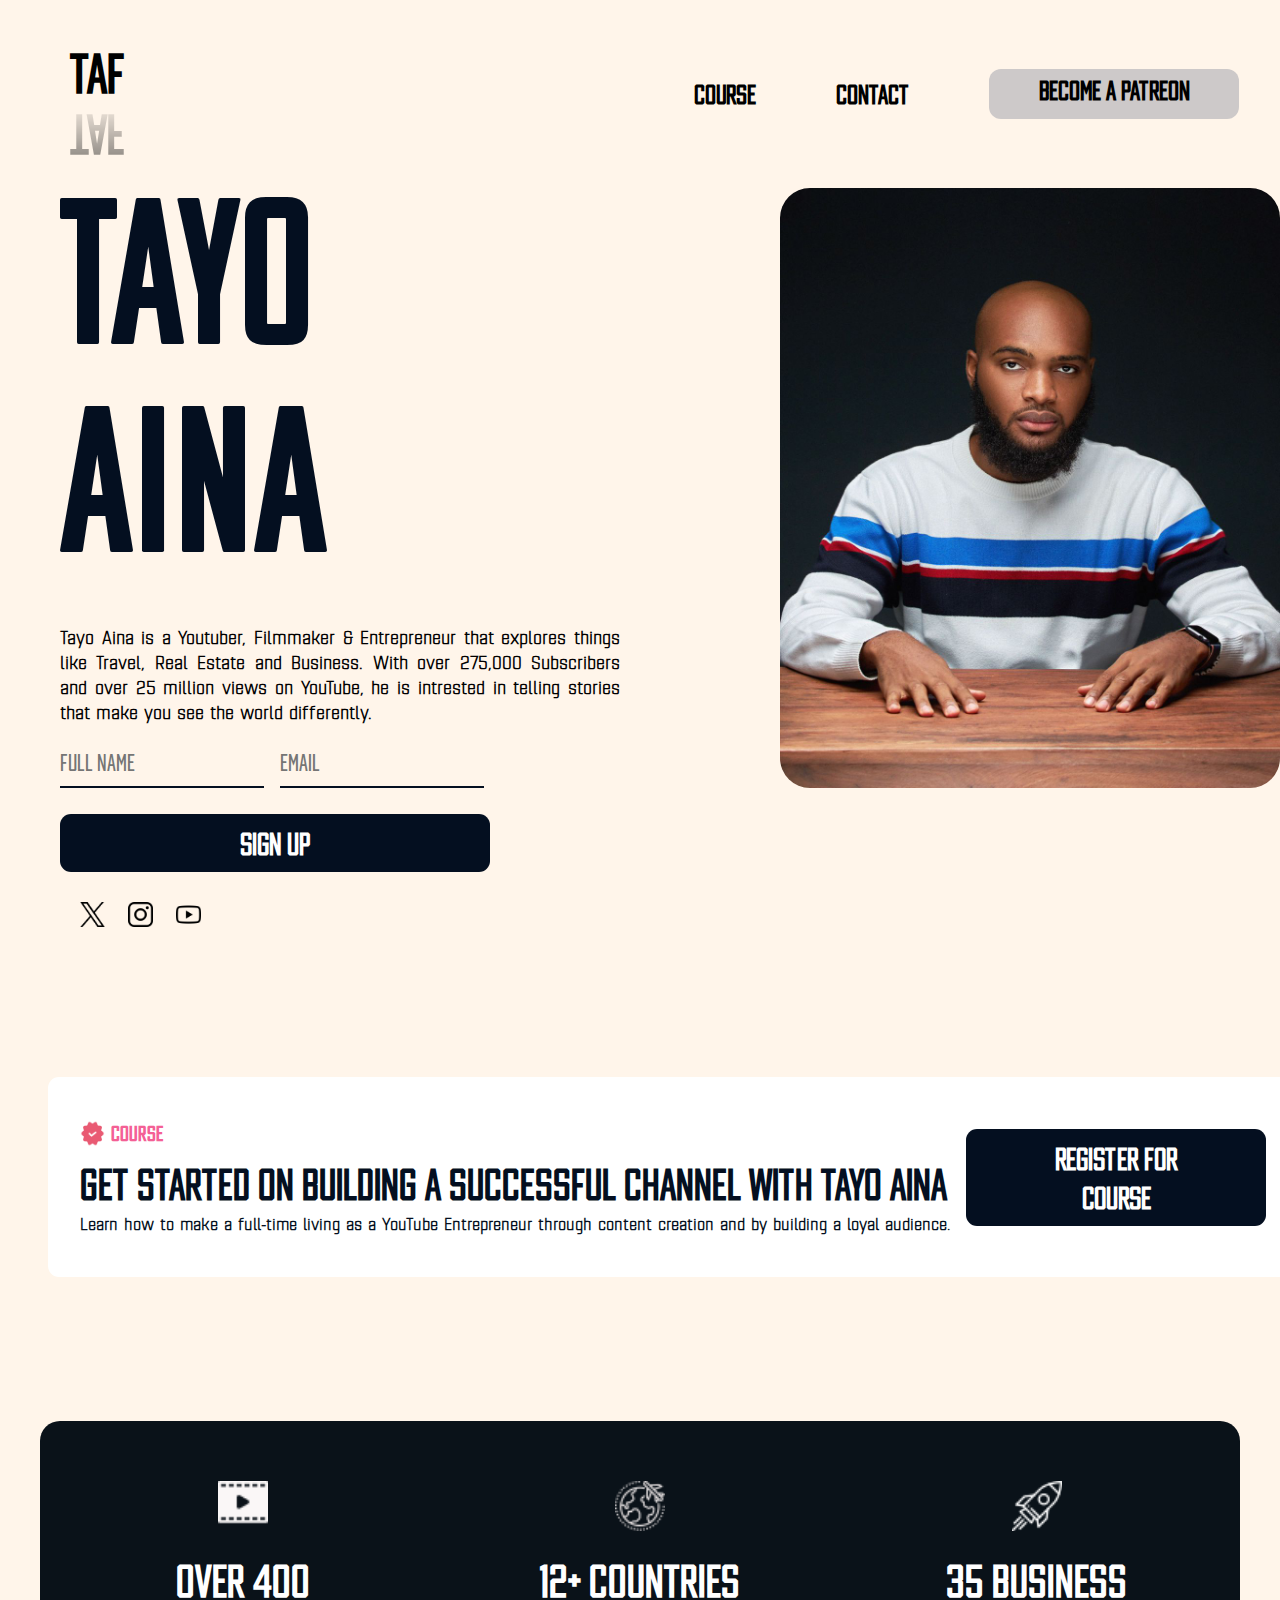
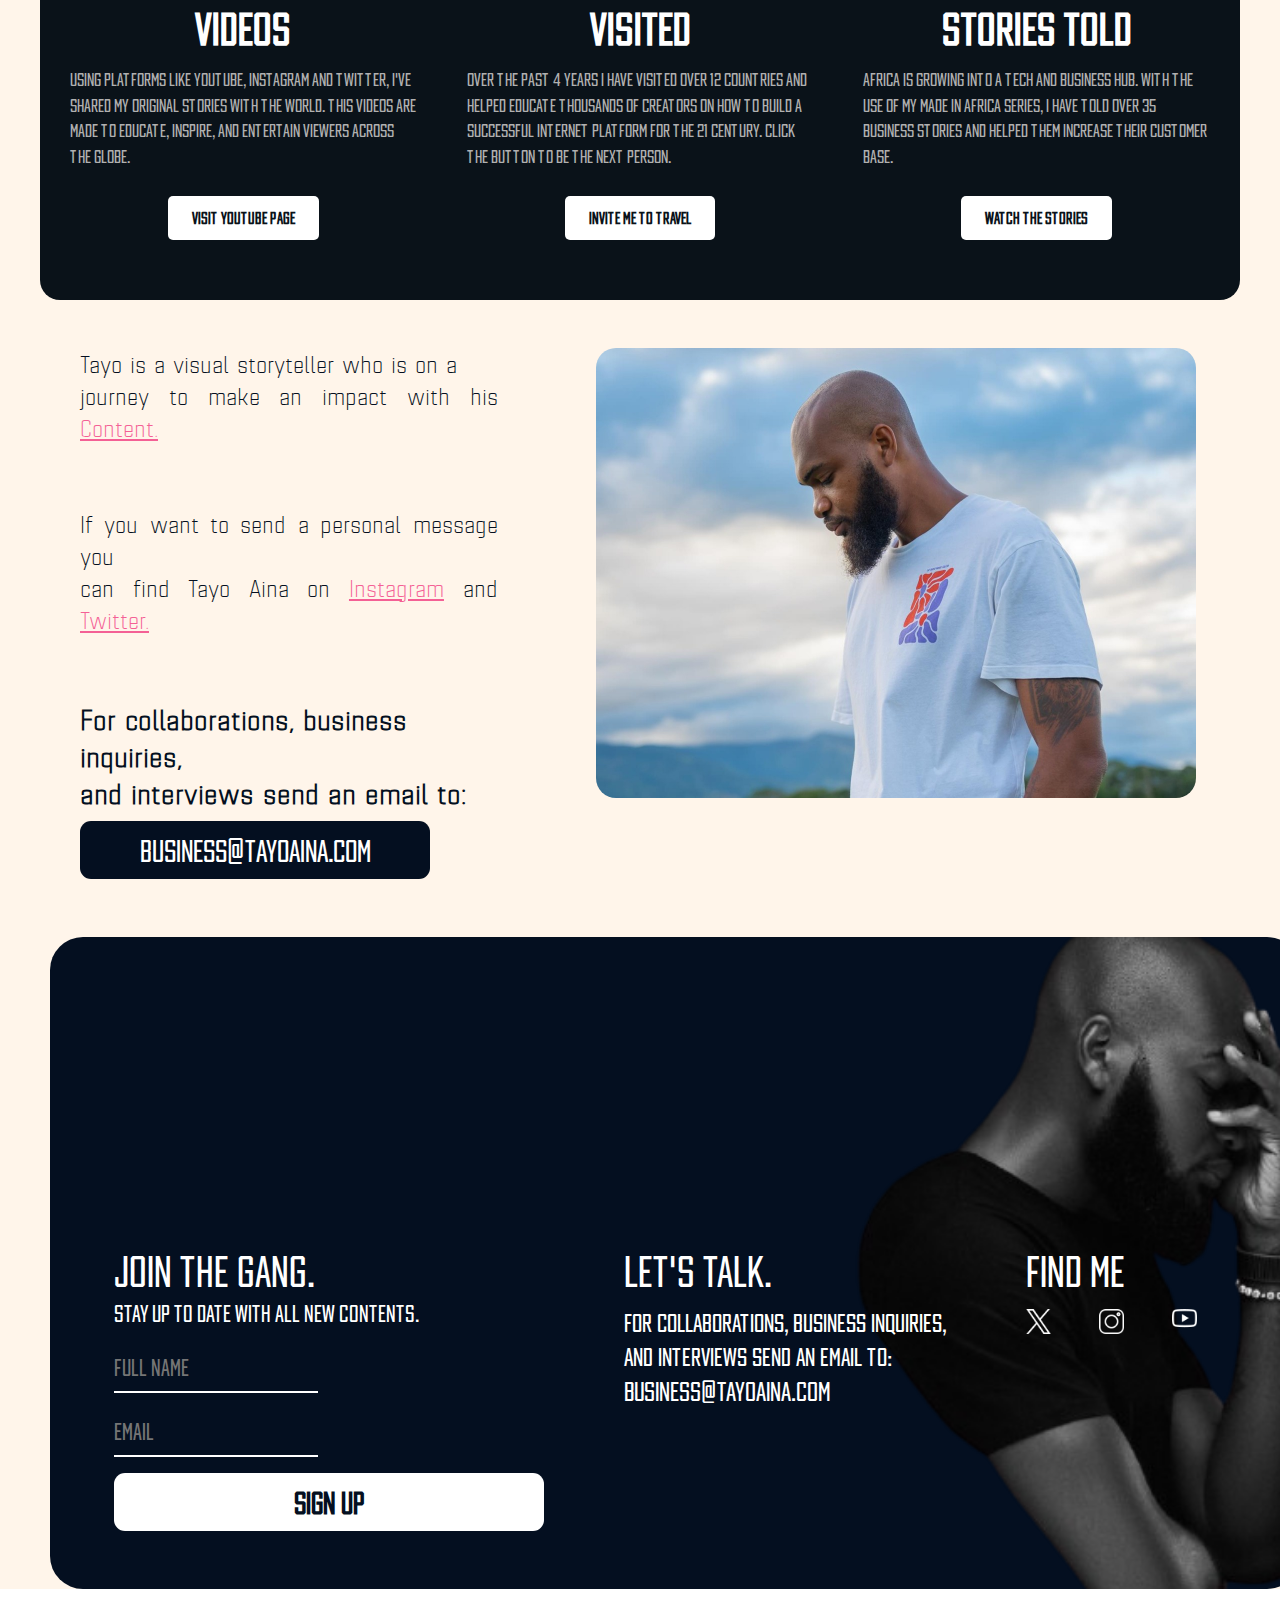
<file: index.html>
<!DOCTYPE html>
<html lang="en">
    <head>
        <meta charset="UTF-8">
        <meta name="viewport" content="width=device-width, initial-scale=1.0">
        <link rel="stylesheet" href="style.css">
        <title>Tayo Aina</title>
    </head>
    <body> 
     <div id="container">
         <div class="header">
                <div class="container">
                    <div class="original">TAF</div>
                    <div class="shadow">TAF</div>
                </div>
                <div class="navigation-links">
                    <a href="course.html">COURSE</a>
                    <a href="https://www.mail.com/">CONTACT</a>
                    <a href="patreon.html" class="becomePatreon">BECOME A PATREON</a>
                </div>
         </div>
         <div class="main-content">
            <div class="about-content">
                <h1 class="admin-name">TAYO <br>AINA</h1>
                <h3 class="about">Tayo Aina is a Youtuber, Filmmaker & Entrepreneur that explores things like Travel, Real Estate and Business. With over 275,000 Subscribers and over 25 million views on YouTube, he is intrested in telling stories that make you see the world differently.</h3>
                <div class="input">
                    <input type="text" name="fullName" placeholder="Full Name" required>
                    <input type="text" name="email" placeholder="Email" required>
                </div> 
                <a href="https://youtu.be/YIfH6JEwxVw?si=0N7Sm4o4x33Cgp24">   
                    <button >Sign Up</button> 
                    </a>   
                    <div class="socials">
                       <a href="https://x.com/tayoainafilms?s=11"> 
                        <img src="./Assets/twitter (1).png" width="25px" height="25px" class="socials-1"/>
                        </a>
                        <a href="https://www.instagram.com/tayoainafilms/">
                        <img src="./Assets/instagram (1).png" width="25px" height="25px" class="socials-2"/>
                        </a>
                        <a href="https://www.youtube.com/channel/UC8p_y3iHPe-n3zRfXK2czWA">
                        <img src="./Assets/youtube (2).png" width="25px" height="25px" class="socials-3"/>
                        </a>
                    </div>
            </div>
             <div class="about-img">
                <img src="./Assets/0219ed74-f671-4ec2-863d-a52a116768fd.jpeg" class="image"/>
             </div>
         </div>
         <div class="course">
           <div class="courseBox"> 
               <div class="courseBadge">
                    <img src="./Assets/verified.png"/>
                    <h3>Course</h3>
                </div>
                <h1>GET STARTED ON BUILDING A SUCCESSFUL CHANNEL WITH TAYO AINA</h1>
                <h3>Learn how to make a full-time living as a YouTube Entrepreneur through content creation and by building a loyal audience.</h3>
            </div>
            <div class="courseButton">
                <a href="course.html">REGISTER FOR<br> COURSE</a>
            </div>
         </div>

         <div class="points-container">
            <div class="points-box">
                <img src="./Assets/film.png" class="icon"/>
                <h2 class="point-title">Over 400<br>Videos</h2>
                <p class="point-description">Using platforms like Youtube, Instagram and Twitter, I've shared my original stories with the World. This videos are made to educate, inspire, and entertain viewers across the globe.</p>
                <a href="https://www.youtube.com/channel/UC8p_y3iHPe-n3zRfXK2czWA" class="point-button">Visit Youtube Page</a>
            </div>
    
            <div class="points-box">
                <img src="./Assets/airplane.png" class="icon"/>
                <h2 class="point-title">12+ Countries<br>Visited</h2>
                <p class="point-description">Over the past 4 years I have visited over 12 countries and helped educate thousands of creators on how to build a successful internet platform for the 21 century. Click the button to be the next person.</p>
                <a href="https://www.mail.com/" class="point-button">Invite Me to Travel</a>
            </div>
    
            <div class="points-box">
                <img src="./Assets/rocket.png" class="icon"/>
                <h2 class="point-title">35 Business<br>Stories Told</h2>
                <p class="point-description">Africa is growing into a tech and business hub. With the use of my Made in Africa series, I have told over 35 business stories and helped them increase their customer base.</p>
                <a href="https://www.youtube.com/watch?v=aI1UdxqSbXI&list=PLNIugmSUXnvx3_J6-ACmmt1qs4s3SGYyx" class="point-button">Watch the Stories</a>
            </div>
          </div>
         <div class="aboutMe">
            <div class="aboutMe-text">
                <h2>Tayo is a visual storyteller who is on a<br> journey to make an impact with his <a href="https://www.youtube.com/channel/UC8p_y3iHPe-n3zRfXK2czWA">Content.</a></h2>
                <h2>If you want to send a personal message you<br> can find Tayo Aina on <a href="https://www.instagram.com/tayoainafilms/">Instagram</a> and <a href="https://x.com/tayoainafilms?s=11&mx=2">Twitter.</a></h2>
                <h1>For collaborations, business inquiries,<br> and interviews send an email to:</h1>
                <a href="https://www.mail.com/">BUSINESS@TAYOAINA.COM</a>
            </div>
            <div class="aboutMe-img">
               <img src="./Assets/Tayo-Aina-Youtuber_Storyteller-2024.jpg" class="image2"/>
            </div>
         </div>
         <div class="footer">
            <div class="footerText">
                <h1>JOIN THE GANG.</h1>
                <p>Stay up to date with all new contents.</p>
                <div class="input2">
                    <input type="text" name="fullName" placeholder="Full Name" required>
                    <input type="text" name="email" placeholder="Email" required>
                </div> 
                <a href="https://youtu.be/YIfH6JEwxVw?si=0N7Sm4o4x33Cgp24">   
                <button class="footer-btn">SIGN UP</button>
                </a>
            </div>
            <div class="infoBox">
                <h1>LET'S TALK.</h1>
                <p>For collaborations, business inquiries,<br> and interviews send an email to:</p>
                <a href="https://www.mail.com/"> business@tayoaina.com</a>
            </div>
            <div class="findMe">
                <h1>FIND ME</h1>
                <div class="socials2">
                    <a href="https://x.com/tayoainafilms?s=11">
                    <img src="./Assets/twitter (2).png" width="25px" height="25px"/>
                    </a>
                    <a href="https://www.instagram.com/tayoainafilms/">
                    <img src="./Assets/instagram (2).png" width="25px" height="25px"/>
                    </a>
                    <a href="https://www.youtube.com/channel/UC8p_y3iHPe-n3zRfXK2czWA">
                    <img src="./Assets/youtube (3).png" width="25px" height="25px"/>
                    </a>
                </div>
            </div>
         </div>
     </div>
  </body>
</html>
</file>
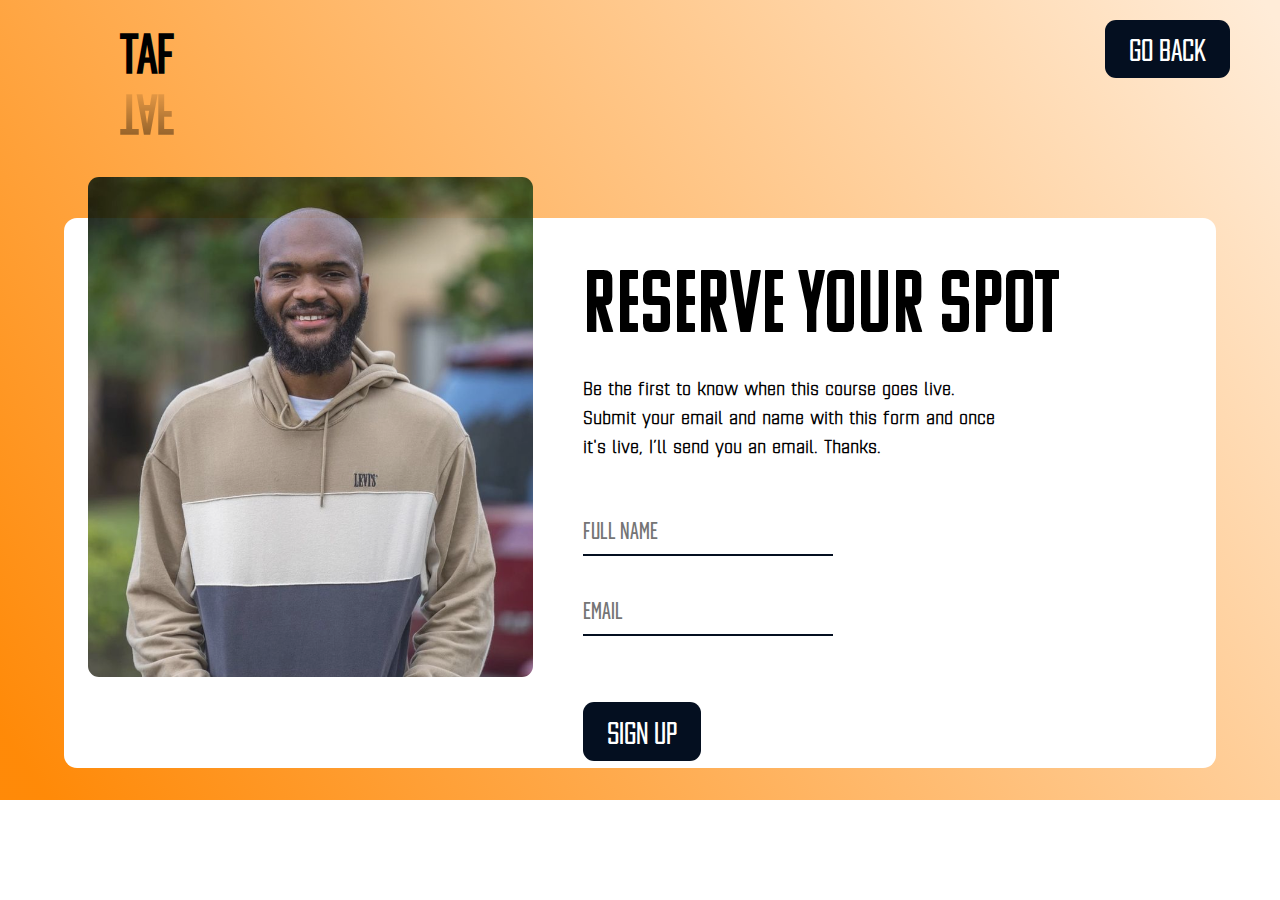
<file: course.html>
<!DOCTYPE html>
<html lang="en">
    <head>
        <meta charset="UTF-8">
        <meta name="viewport" content="width=device-width, initial-scale=1.0">
        <link rel="stylesheet" href="course.css">
        <title>Tayo Aina</title>
    </head>
    <body>
     <div id="container">
      <div class="header">
         <div class="container">
           <div class="original">TAF</div>
           <div class="shadow">TAF</div>
         </div>
         <a href="index.html">GO BACK</a>
      </div> 
      <div class="registerationSection">
       <div class="registerationSection-img">
       <img src="./Assets/e77d6807cc2c0b7ed47c42dd1cb362dc.jpg"/>
       </div>
       <div class="registerationSection-txt">
       <h1>RESERVE YOUR SPOT</h1>
       <h3>Be the first to know when this course goes live.<br> Submit your email and name with this form and once<br> it's live, I’ll send you an email. Thanks.</h3>
       <div class="input2">
        <input type="text" name="fullName" placeholder="Full Name" required>
        <input type="text" name="email" placeholder="Email" required>
        </div>
        <button>Sign Up</button>
    </div> 
      </div>  
     </div>
     </body>
     </html>
</file>
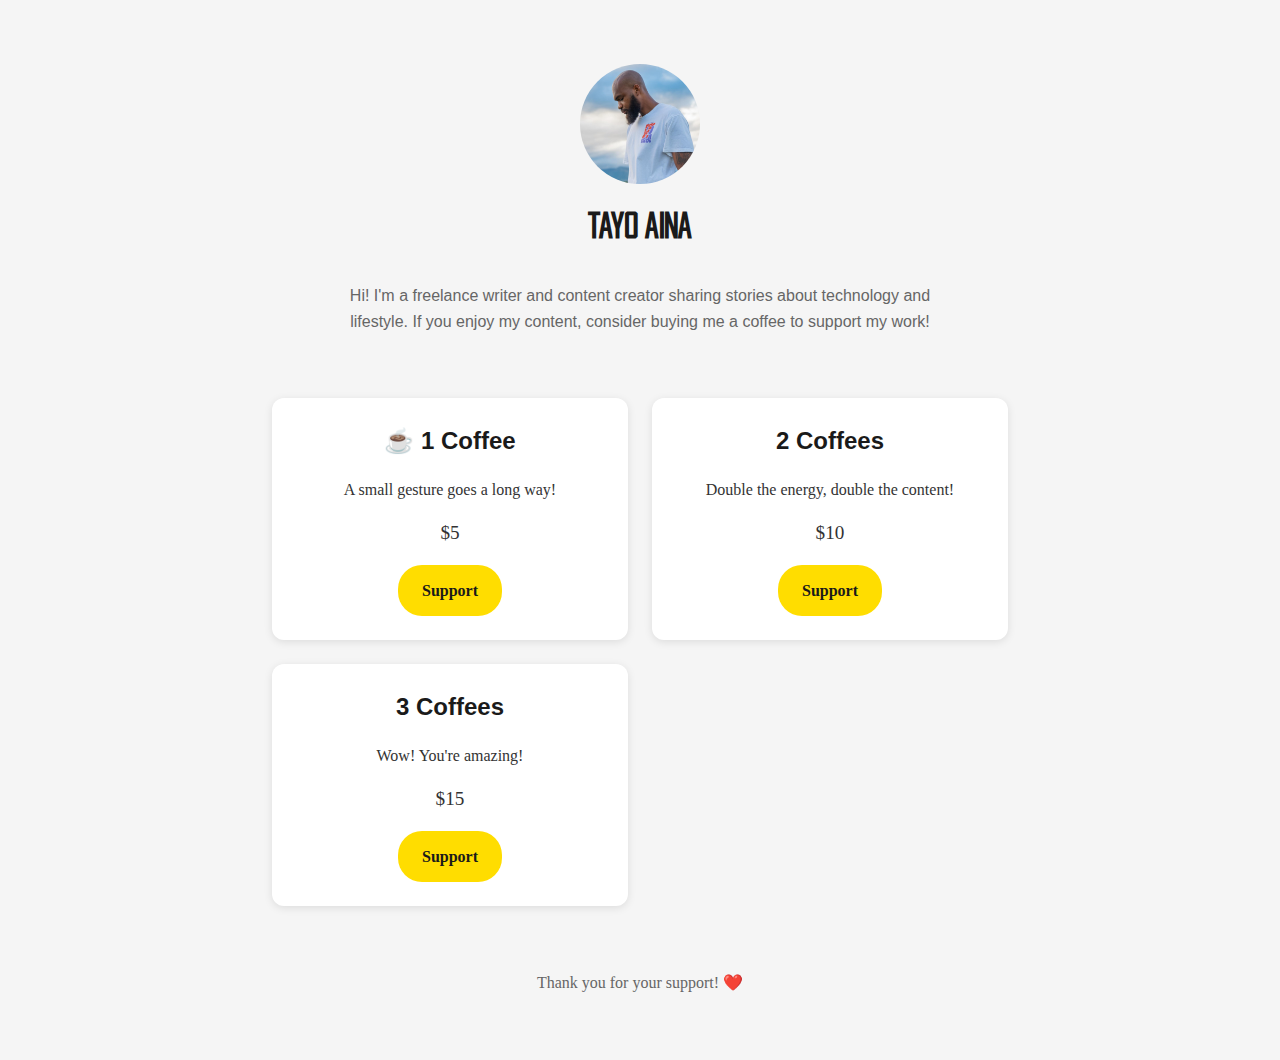
<file: patreon.html>
<!DOCTYPE html>
<html lang="en">
    <head>
        <meta charset="UTF-8">
        <meta name="viewport" content="width=device-width, initial-scale=1.0">
        <link rel="stylesheet" href="patreon.css">
        <title>Tayo Aina</title>
    </head>
    <body> 
     <div class="container">
      <header>
          <div class="profile">
              <img src="./Assets/Tayo-Aina-Youtuber_Storyteller-2024.jpg" alt="Profile Picture" class="profile-img">
              <h1 class="name">Tayo Aina</h1>
          </div>
          <p class="bio">
              Hi! I'm a freelance writer and content creator sharing stories about technology and lifestyle.
              If you enjoy my content, consider buying me a coffee to support my work!
          </p>
      </header>

      <main>
          <div class="support-options">
              <div class="support-card">
                  <div class="coffee-amount">☕ 1 Coffee</div>
                  <p>A small gesture goes a long way!</p>
                  <p style="font-size: 1.2rem; margin: 1rem 0;">$5</p>
                  <a href="#" class="support-button">Support</a>
              </div>

              <div class="support-card">
                  <div class="coffee-amount">2 Coffees</div>
                  <p>Double the energy, double the content!</p>
                  <p style="font-size: 1.2rem; margin: 1rem 0;">$10</p>
                  <a href="#" class="support-button">Support</a>
              </div>

              <div class="support-card">
                  <div class="coffee-amount">3 Coffees</div>
                  <p>Wow! You're amazing!</p>
                  <p style="font-size: 1.2rem; margin: 1rem 0;">$15</p>
                  <a href="#" class="support-button">Support</a>
              </div>
          </div>
      </main>

      <footer>
          <p>Thank you for your support! ❤️</p>
      </footer>
  </div>
     </body>
     </html>
</file>
<file: style.css>
*{
 padding: 0;
 margin: 0;
 box-sizing: border-box;
}
 
@font-face {
 font-family: myFont;
 src: url(winner\ sans.ttf);
}

@font-face {
 font-family: newFont;
 src: url(Komu\ A\ Regular.ttf);
}
 
@font-face {
 font-family: Estricta Font;
 src: url(Estricta\ Light.otf);
}

#container{
 width: 100%;
 height: max-content;
 background-color: #fff5ea;
}
 
.container {
 font-family: myFont;
 font-weight: bold;
 font-size: 48px;
 display: flex;
 flex-direction: column;
 padding: 20px;
 padding-top: 40px;
 margin-left: 50px;
}
 
.original {
 margin-bottom: -10px;
 font-family: myFont;
}

a{
 text-decoration: none;
}

.shadow {
 transform: scaleY(-1); 
 opacity: 1.5;          
 background: linear-gradient(to bottom, rgba(0,0,0,0.5), transparent);
 background-clip: text;
 color: transparent;
 font-family: myFont;
}
 
.header{
 display: flex;
 flex-direction: row;
}
 
.navigation-links > a{
 text-decoration: none;
 font-family: myFont;
 font-size: 1.5rem;
 font-weight: 600;
 color: black;
}
 
.navigation-links{
 gap: 5rem;
 display: flex;
 align-items: center;
 margin-left: 550px;
}
 
.becomePatreon{
 width: 250px;
 height: 50px;
 border-radius: 12px;
 background-color: rgb(205, 201, 201);
 text-align: center;
 display: block;
 cursor: pointer;
 padding-top: 4px;
 font-size: 1.5rem;
 font-weight: 550;
 font-family: myFont;
}

.becomePatreon:hover{
 background-color: #040f20;
 color: white;
}
 
.main-content{
 font-family: myFont;
 display: flex;
 flex-direction: row;
}
 
.admin-name{
 font-size: 13rem;
 font-weight: 500;
 line-height: 13rem;
 color: #040f20;
 margin-bottom: 20px;
 font-family: newFont;
}
 
.about{
 font-size: 1.2rem;
 line-height: 25px;
 text-align: justify;
 margin-top: 0;
 font-family: Estricta Font;
}
 
.about-content{
 margin-right: 160px;
 margin-left: 60px;
}
 
.socials-1, .socials-2, .socials-3{
 margin-left: 20px;
 cursor: pointer;
}

.socials{
 margin-top: 30px;
}
 
.image{
 width: 500px;
 height: 600px;
 border-radius: 30px;
 background-position: right;
}
 
button{
 display: block;
 margin-top: 10px;
 margin-bottom: 10px;
 width: 430px;
 height: fit-content;
 background-color: #040f20;
 color: white;
 border-radius: 11px;
 font-size: 1.7rem;
 font-weight: 700;
 border: none;
 cursor: pointer;
 font-family: myFont;
 text-align: center;
 padding: 0.7rem 1.5rem 0.5rem 1.5rem;
}
 
.courseButton > a{
 display: block;
 margin-top: 10px;
 margin-bottom: 10px;
 width: 300px;
 height: fit-content;
 background-color: #040f20;
 color: white;
 border-radius: 11px;
 font-size: 1.7rem;
 border: none;
 text-decoration: none;
 cursor: pointer;
 font-family: myFont;
 text-align: center;
 font-weight: 600;
 padding: 0.7rem 1.5rem 0.5rem 1.5rem;
}

input{
 display: block;
 font-family: myFont;
 font-size: 1.3rem;
 background-color: transparent;
 border: none;
 border-radius: 0;
 padding: 0.5rem 0;
 margin: 1rem 0;
}
 
.input{
 display: grid;
 grid-template-columns: 1fr 1fr;
 gap: 1rem;
 width: 150px;
}

.input > input{
 border-bottom: 2px solid #040f20;
}
 
.course{
 font-family: myFont;
 background-color: white;
 margin: 9rem 3rem;
 padding: 2rem;
 border-radius: 11px;
 display: grid;
 width: 1250px;
 height: 200px;
 grid-template-columns: 4fr 1fr;
 align-items: center;
 justify-content: center;
}
 
.courseBadge > img{
 width: 25px;
 height: 27px;
}
 
.courseBadge{
 margin-bottom: 0.6rem;
 width: fit-content;
 display: flex;
 grid-template-columns: 1fr 4fr;
 gap: 0px 6px;
 align-items: center;
}
 
.courseBadge > h3{
 color: #f46095;
 font-size: 1.2rem;
}

.courseBox > h1{
 font-size: 2.4rem;
 font-weight: 900;
 color: #040f20;
}
 
.courseBox > h3{
 font-size: 1.1rem;
 color: #040f20;
 font-family: Estricta Font;
}
 
.points-container {
 max-width: 1200px;
 margin: 0 auto;
 padding: 40px 20px;
 display: flex;
 justify-content: space-between;
 gap: 30px;
 display: flex;
 flex-direction: row;
 background-color: #0a1219;
 border-radius: 20px;
 color: white;
 font-family: myFont;
}
 
.points-box {
 flex: 1;
 text-align: center;
 padding: 20px 10px;
}
 
.icon {
 width: 50px;
 height: 50px;
 margin-bottom: 20px;
 stroke: white;
 fill: none;
 stroke-width: 2;
}
 
.point-title {
 font-size: 2.5rem;
 font-weight: bold;
 margin-bottom: 15px;
 line-height: 1.2;
 text-transform: uppercase;
 font-family: myFont;
}
 
.point-description {
 font-size: 1rem;
 line-height: 1.6;
 color: #b0b0b0;
 text-align: left;
 margin-bottom: 25px;
}
 
.point-button {
 display: inline-block;
 padding: 12px 24px;
 background-color: white;
 color: #0a1219;
 text-decoration: none;
 border-radius: 5px;
 font-weight: bold;
 text-transform: uppercase;
 font-size: 0.9rem;
 transition: all 0.3s ease;
}

.point-button:hover {
 background-color: #f0f0f0;
 transform: translateY(-2px);
}
 
.aboutMe{
 display: grid;
 grid-template-columns: 2.4fr 3fr;
 gap: 3rem;
 padding: 3rem 0;
}

.aboutMe-text{
 font-family: myFont;
 padding-left: 80px;
 padding-right: 50px;
 color: #040f20;
}

.aboutMe-text > a{
 display: block;
 margin-top: 10px;
 margin-bottom: 10px;
 width: 350px;
 height: fit-content;
 background-color: #040f20;
 color: white;
 border-radius: 11px;
 font-size: 1.7rem;
 border: none;
 cursor: pointer;
 font-family: myFont;
 text-align: center;
 padding: 0.7rem 1.5rem 0.5rem 1.5rem;
}

.aboutMe-text > h2{
 margin-bottom: 4rem;
 font-size: 1.5rem;
 line-height: 2rem;
 text-align: justify;
 font-family: Estricta Font;
 font-weight: 200;
}

.aboutMe-text > h1{
 font-size: 1.8rem;
 font-family: Estricta Font;
}

.image2{
 width: 600px;
 height: 450px;
 border-radius: 20px;
 background-position: right;
}

.aboutMe-text > h2 > a{
 font-weight: bolder;
 color: #f46095;
 text-decoration: underline;
 cursor: pointer;
}

.footer{
 display: flex;
 flex-direction: row;
 background: #040f20 url(./Assets/unknown_265039063_334531454771840_2009519706384335644_n-1-removebg-preview.png);
 background-size: 60%;
 background-repeat: no-repeat;
 height: fit-content;
 width: 1250px;
 margin-left: 50px;
 margin-bottom: 50px;
 border-radius: 33px;
 padding: 3rem 4rem;
 padding-top: 24%;
 gap: 5rem;
 background-position: 135% 50%;
 background-repeat: no-repeat;
}

input{
 display: flex;
 flex-direction: column;
 font-family: myFont;
 font-size: 1.3rem;
 background-color: transparent;
 border: none;
 border-radius: 0;
 padding: 0.5rem 0;
 margin: 1rem 0;
}
 
.input2 > input{
 border-bottom: 2px solid white;
 display: flex;
 flex-direction: column;
}

.footer-btn{
 color: #040f20;
 background-color: white;
}

.footerText > h1{
 color: white;
 font-family: myFont;
 font-size: 2.4rem;
 font-weight: lighter;
}

.footerText > p{
 color: white;
 font-family: myFont;
 font-size: 1.3rem;
}

.infoBox > h1{
 color: white;
 font-family: myFont;
 font-size: 2.4rem;
 font-weight: lighter;
}

.infoBox > p{
 font-size: 1.4rem;
 color: white;
 margin-top: 0.5rem;
 font-family: myFont;
 line-height: 1.5;
 text-align: inherit;
}

.infoBox > a{
 color: white;
 font-family: myFont;
 font-size: 1.5rem;
}

.findMe > h1{
 color: white;
 font-size: 2.4rem;
 font-family: myFont;
 font-weight: lighter;
}

.socials2{
 display: grid;
 grid-template-columns: 1fr 1fr 1fr;
 gap: 3rem;
 margin-top: 10px;
}

.socials2 > img{
 cursor: pointer;
}
</file>
<file: course.css>
*{
 padding: 0;
 margin: 0;
 box-sizing: border-box;
}
 
@font-face {
 font-family: myFont;
 src: url(winner\ sans.ttf);
}

@font-face {
 font-family: newFont;
 src: url(Komu\ A\ Regular.ttf);
}

@font-face {
 font-family: Estricta Font;
 src: url(Estricta\ Light.otf);
}

#container{
 height: 800px;
 background: linear-gradient(235.7deg, rgb(255, 236, 216) 0.95%, rgba(255, 134, 0, 0.97) 97.34%);
}

.container {
 font-family: myFont;
 font-weight: bold;
 font-size: 48px;
 display: flex;
 flex-direction: column;
 padding: 20px;
 margin-left: 100px;
}
 
.original {
 margin-bottom: -10px;
 font-family: myFont;
}

.shadow {
 transform: scaleY(-1); 
 opacity: 1.5;          
 background: linear-gradient(to bottom, rgba(0,0,0,0.5), transparent);
 background-clip: text;
 color: transparent;
 font-family: myFont;
}

.header{
 display: flex;
 flex-direction: row;
}

.header > a{
 height: fit-content;
 text-decoration: none;
 padding: 0.7rem 1.5rem 0.5rem 1.5rem;
 border: none;
 border-radius: 11px;
 background-color: #040f20;
 font-family: myFont;
 font-size: 1.7rem;
 color: white;
 width: fit-content;
 position: absolute;
 top: 20px;
 cursor: pointer;
 right: 0;
 margin-right: 50px;
}

.registerationSection{
 padding: 3rem 1.5rem;
 display: flex;
 flex-direction: row;
 width: 90%;
 margin: 0 auto;
 margin-top: 50px;
 height: 550px;
 background-color: white;
 margin-bottom: 50px;
 border-radius: 13px;
}

.registerationSection-img > img{
 width: 445px;
 height: 500px;
 border-radius: 11px;
 top: 100px;
 margin-top: -20%;
 opacity: 0.9;
 z-index: 3;
}

.input2{
 border-bottom: 2px solid white;
 display: flex;
 flex-direction: column;
 margin: 2rem 0;
}

input{
 display: flex;
 flex-direction: column;
 font-family: myFont;
 font-size: 1.3rem;
 background-color: transparent;
 border: none;
 border-radius: 0;
 border-bottom: 2px solid #040f20;
 padding: 0.5rem 0;
 margin: 1rem 0;
}

.registerationSection-txt > h1{
 font-family: newFont;
 font-size: 5.5rem;
 font-weight: 500;
}

.registerationSection-txt > h3{
 font-family: Estricta Font;
 font-size: 1.2rem;
 margin-top: 20px;
 line-height: 1.5;
}

.registerationSection-txt{
 margin-left: 50px;
}

.registerationSection-txt > button{
 height: fit-content;
 padding: 0.7rem 1.5rem 0.5rem 1.5rem;
 border: none;
 border-radius: 11px;
 background-color: #040f20;
 font-family: myFont;
 font-size: 1.7rem;
 color: white;
 margin: 1rem 0;
 cursor: pointer;
}

.input2 > input{
 width: 250px;
}
</file>
<file: patreon.css>
*{
 padding: 0;
 margin: 0;
 box-sizing: border-box;
}
 
@font-face {
 font-family: myFont;
 src: url(winner\ sans.ttf);
}

@font-face {
 font-family: newFont;
 src: url(Komu\ A\ Regular.ttf);
}

@font-face {
 font-family: Estricta Font;
 src: url(Estricta\ Light.otf);
}


body {
 background-color: #f5f5f5;
 color: #333;
 line-height: 1.6;
}

.container {
 max-width: 800px;
 margin: 0 auto;
 padding: 2rem;
}

header {
 text-align: center;
 padding: 2rem 0;
}

.profile {
 display: flex;
 flex-direction: column;
 align-items: center;
 gap: 1rem;
 margin-bottom: 2rem;
}

.profile-img {
 width: 120px;
 height: 120px;
 border-radius: 50%;
 object-fit: cover;
 background-color: #ddd;
}

.name {
 font-size: 2rem;
 font-weight: 800;
 color: #1a1a1a;
 font-family: myFont;
}

.bio {
 text-align: center;
 max-width: 600px;
 margin: 0 auto 2rem;
 color: #666;
 font-family: Arial, Helvetica, sans-serif;
}

.support-options {
 display: grid;
 grid-template-columns: repeat(auto-fit, minmax(250px, 1fr));
 gap: 1.5rem;
 margin-bottom: 2rem;
}

.support-card {
 background: white;
 border-radius: 12px;
 padding: 1.5rem;
 text-align: center;
 box-shadow: 0 2px 8px rgba(0, 0, 0, 0.1);
 transition: transform 0.2s;
}

.support-card:hover {
 transform: translateY(-4px);
}

.coffee-amount {
 font-size: 1.5rem;
 font-weight: 600;
 color: #1a1a1a;
 margin-bottom: 1rem;
 font-family: Arial, Helvetica, sans-serif;
}

.support-button {
 display: inline-block;
 background-color: #ffdd00;
 color: #1a1a1a;
 padding: 0.8rem 1.5rem;
 border-radius: 24px;
 text-decoration: none;
 font-weight: 600;
 transition: background-color 0.2s;
}

.support-button:hover {
 background-color: #ffd700;
}

footer {
 text-align: center;
 padding: 2rem 0;
 color: #666;
}

@media (max-width: 600px) {
 .container {
     padding: 1rem;
 }

 .name {
     font-size: 1.5rem;
 }

 .support-options {
     grid-template-columns: 1fr;
 }
}
</file>
